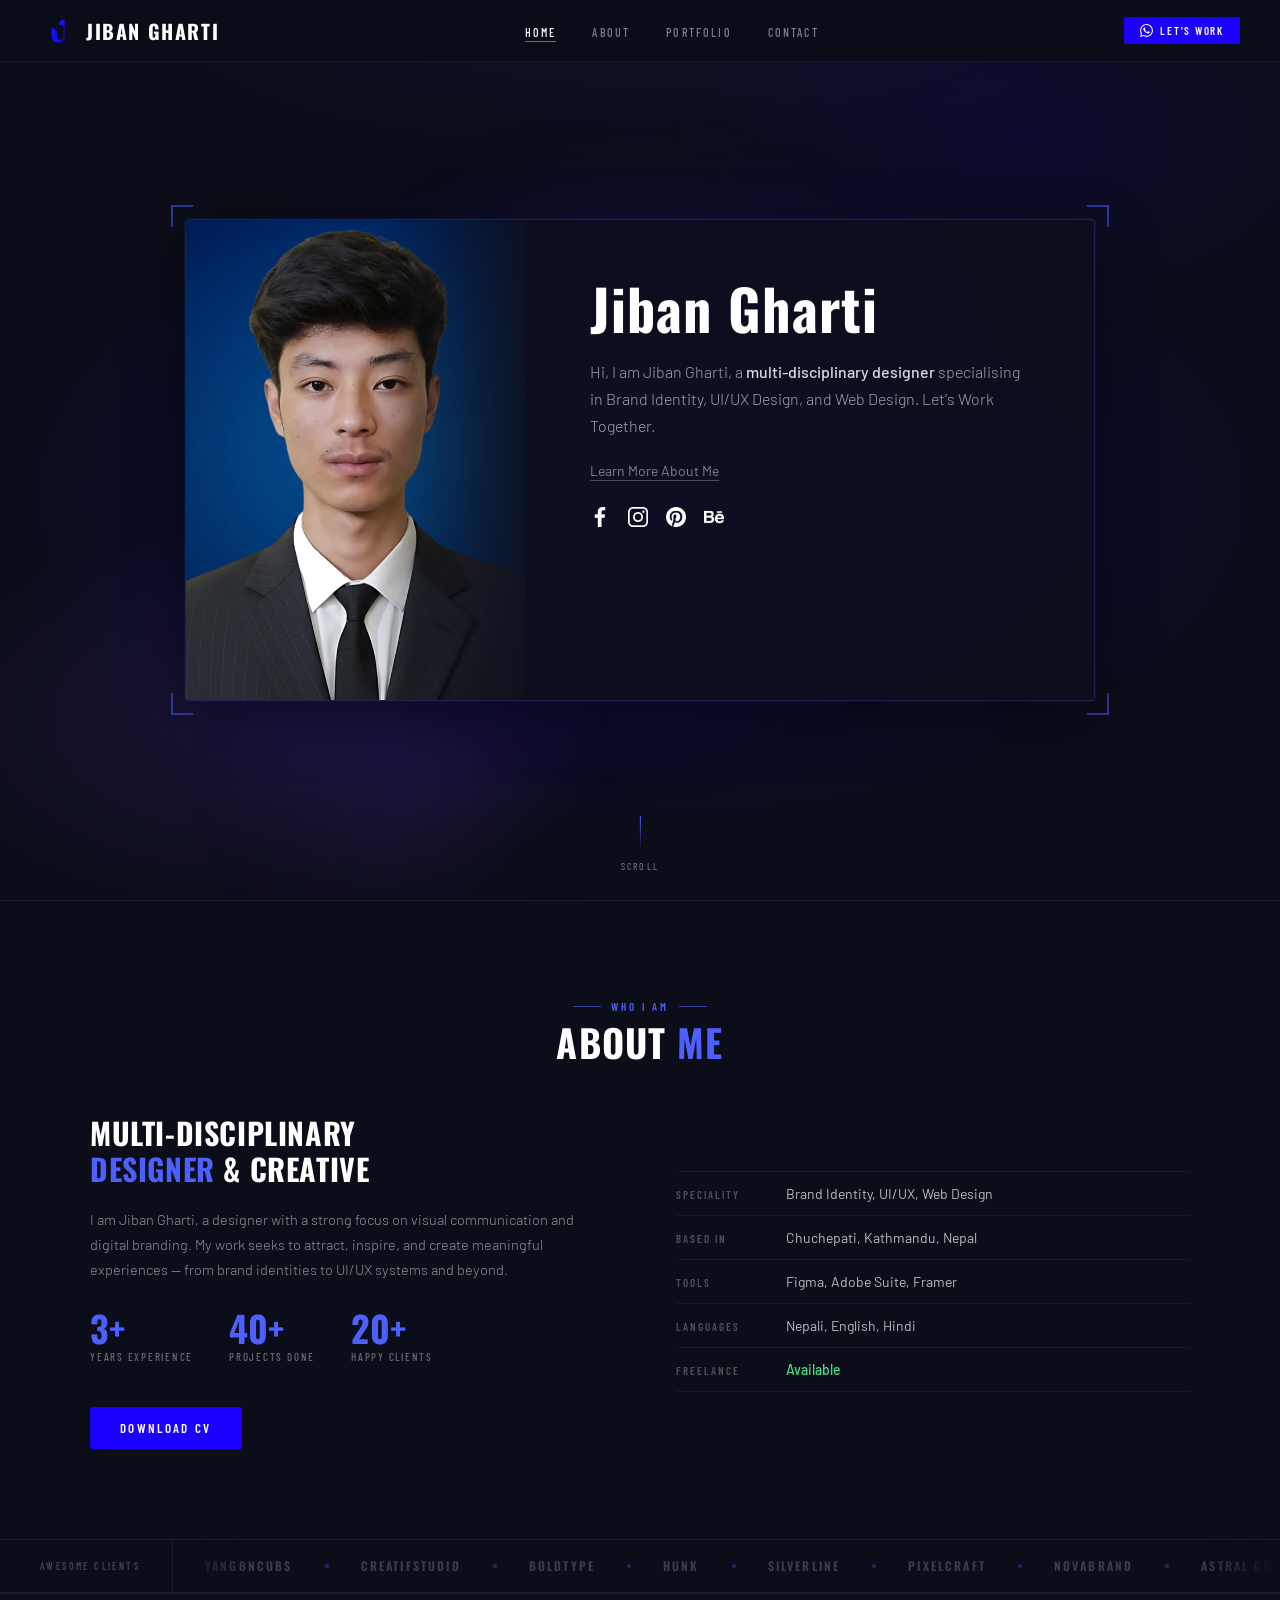
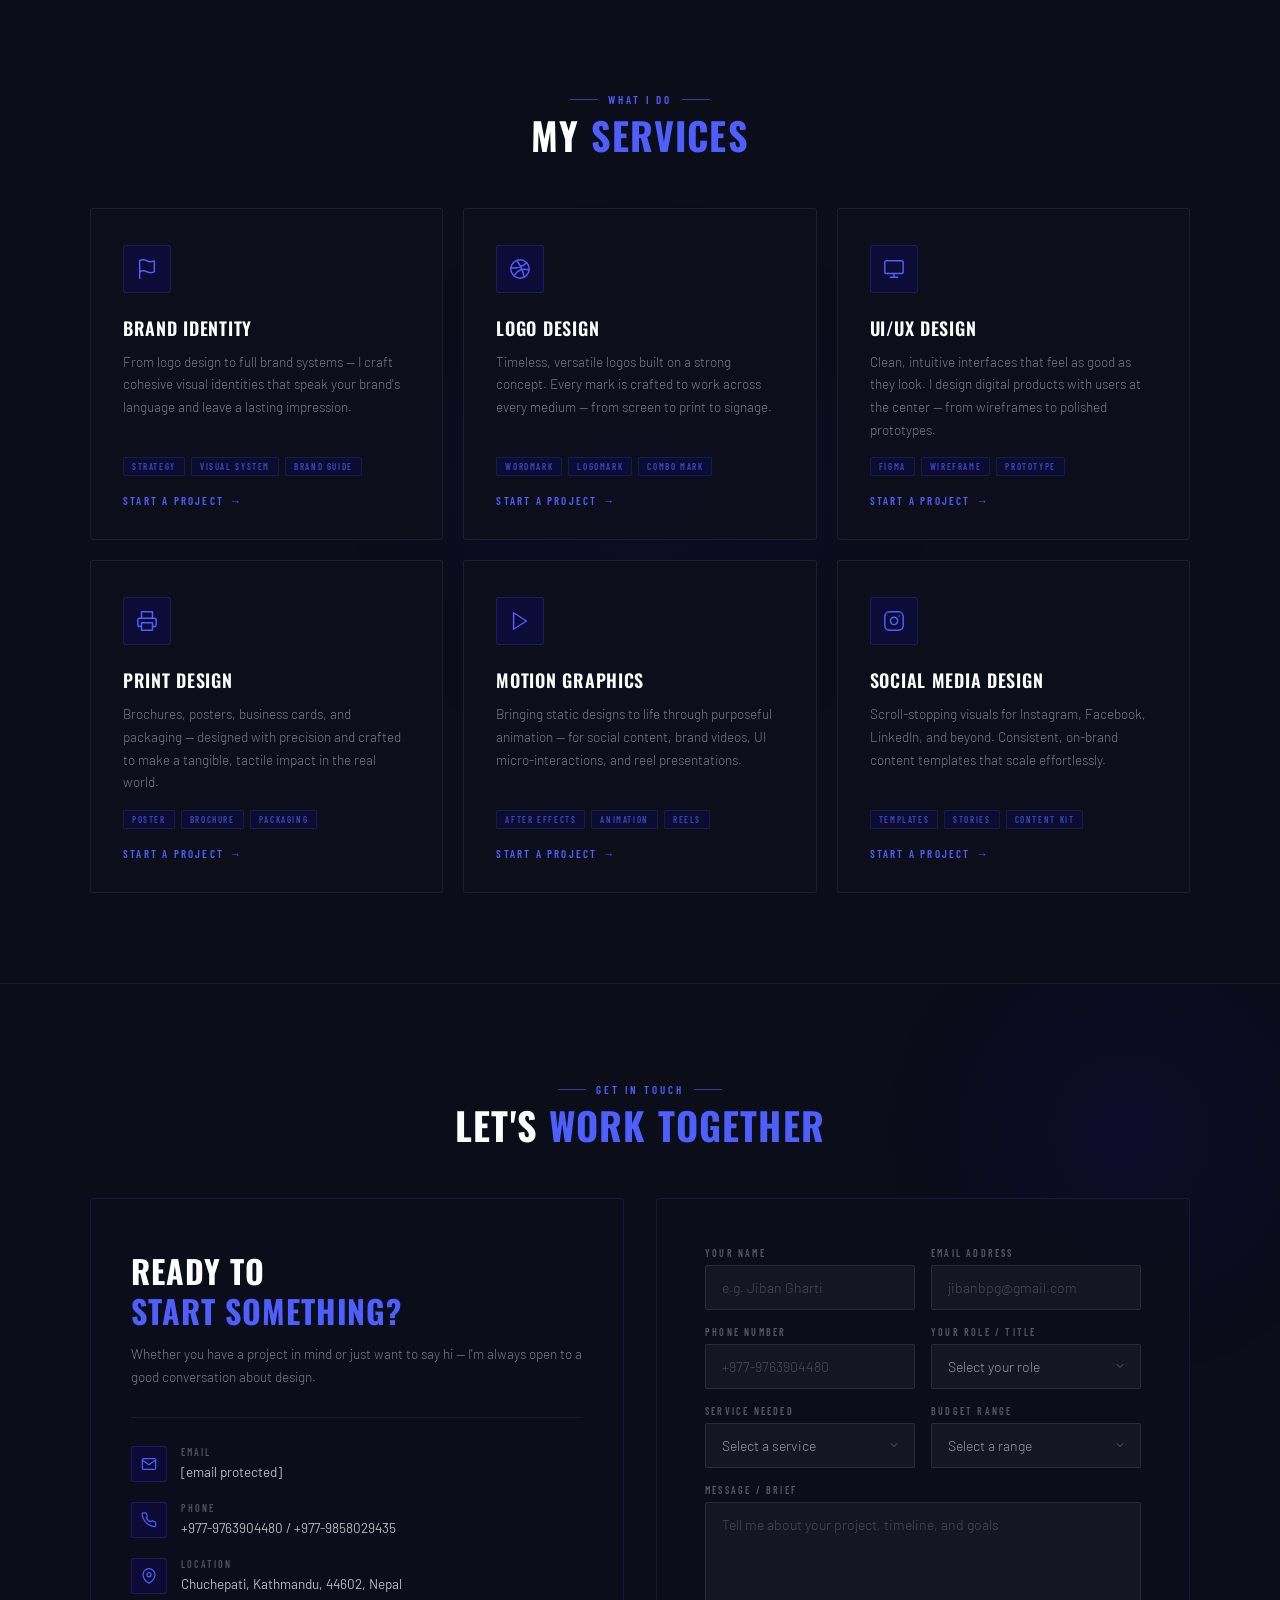
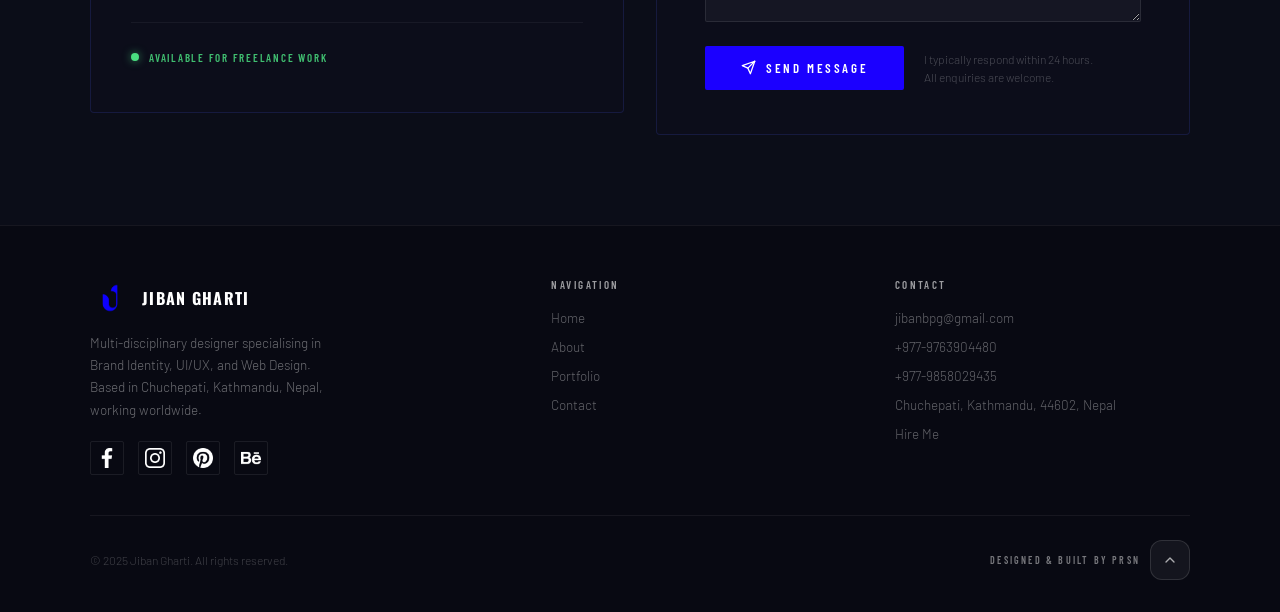
<file: index.html>
﻿<!DOCTYPE html>
<html lang="en">
<head>
<meta charset="UTF-8">
<meta name="viewport" content="width=device-width, initial-scale=1.0">
<title>index</title>
<link rel="preconnect" href="https://fonts.googleapis.com">
<link rel="preconnect" href="https://fonts.gstatic.com" crossorigin>
<link href="https://fonts.googleapis.com/css2?family=Oswald:wght@400;500;600;700&family=Barlow+Condensed:ital,wght@0,300;0,400;0,500;0,600;0,700;1,400&family=Barlow:wght@300;400;500&display=swap" rel="stylesheet">
<link rel="stylesheet" href="assets/css/style.css">
</head>
<body>

<!-- â•â•â•â• NAVBAR â•â•â•â• -->
<nav class="navbar">
  <div class="navbar__inner">
    <a href="index.html" class="navbar__logo">
      <img class="logo-img" src="assets/logos/logo.png" alt="Jiban Gharti logo"
        onerror="this.style.display='none'; this.nextElementSibling.style.display='block'" />
      <span class="logo-text">Jiban Gharti</span>
    </a>

    <ul class="navbar__links">
      <li><a href="index.html" class="active">Home</a></li>
      <li><a href="about.html">About</a></li>
      <li><a href="portfolio.html">Portfolio</a></li>
      <li><a href="#contact">Contact</a></li>
    </ul>

<a href="https://wa.me/9779858029435" target="_blank" rel="noopener" class="navbar__cta">
      <svg viewBox="0 0 24 24"><path d="M17.472 14.382c-.297-.149-1.758-.867-2.03-.967-.273-.099-.471-.148-.67.15-.197.297-.767.966-.94 1.164-.173.199-.347.223-.644.075-.297-.15-1.255-.463-2.39-1.475-.883-.788-1.48-1.761-1.653-2.059-.173-.297-.018-.458.13-.606.134-.133.298-.347.446-.52.149-.174.198-.298.298-.497.099-.198.05-.371-.025-.52-.075-.149-.669-1.612-.916-2.207-.242-.579-.487-.5-.669-.51-.173-.008-.371-.01-.57-.01-.198 0-.52.074-.792.372-.272.297-1.04 1.016-1.04 2.479 0 1.462 1.065 2.875 1.213 3.074.149.198 2.096 3.2 5.077 4.487.709.306 1.262.489 1.694.625.712.227 1.36.195 1.871.118.571-.085 1.758-.719 2.006-1.413.248-.694.248-1.289.173-1.413-.074-.124-.272-.198-.57-.347m-5.421 7.403h-.004a9.87 9.87 0 01-5.031-1.378l-.361-.214-3.741.982.998-3.648-.235-.374a9.86 9.86 0 01-1.51-5.26c.001-5.45 4.436-9.884 9.888-9.884 2.64 0 5.122 1.03 6.988 2.898a9.825 9.825 0 012.893 6.994c-.003 5.45-4.437 9.884-9.885 9.884m8.413-18.297A11.815 11.815 0 0012.05 0C5.495 0 .16 5.335.157 11.892c0 2.096.547 4.142 1.588 5.945L.057 24l6.305-1.654a11.882 11.882 0 005.683 1.448h.005c6.554 0 11.89-5.335 11.893-11.893a11.821 11.821 0 00-3.48-8.413z"/></svg>
      Let's Work
    </a>

    <button class="navbar__hamburger" id="hamburger" aria-label="Menu">
      <span></span><span></span><span></span>
    </button>
  </div>
</nav>

<!-- Mobile menu -->
<div class="navbar__mobile" id="mobileMenu">
  <a href="index.html">Home</a>
  <a href="about.html">About</a>
  <a href="portfolio.html">Portfolio</a>
  <a href="#contact">Contact</a>
  <a href="https://wa.me/9779858029435" target="_blank" rel="noopener" class="m-cta">Let's Work</a>
</div>


<!-- â•â•â•â• HERO â•â•â•â• -->
<section id="home" class="hero">
  <div class="hero__bg"></div>
  <div class="hero__glow"></div>

  <div class="card-wrap">
    <div class="bracket bracket--tl"></div>
    <div class="bracket bracket--tr"></div>
    <div class="bracket bracket--bl"></div>
    <div class="bracket bracket--br"></div>

    <div class="card">
      <div class="card__photo">
        <img src="assets/images/jivan.jpg" alt="Jiban Gharti"
          onerror="this.parentElement.style.background='linear-gradient(135deg,#0D0F1C 0%,#1B00FF22 100%)'" />
      </div>
      <div class="card__body">
        <div class="card__name">
          Jiban Gharti
        </div>
        <p class="card__bio">
          Hi, I am Jiban Gharti, a <strong>multi-disciplinary designer</strong> specialising in Brand Identity, UI/UX Design, and Web Design. Let's Work Together.
        </p>
        <a href="#about" class="card__learn">Learn More About Me</a>
        <div class="card__socials">
          <a href="https://www.facebook.com/share/1DKPAcsQst/?mibextid=wwXIfr" title="Facebook"><img src="assets/icons/facebook.png" alt="Facebook" style="width: 20px; height: 20px; object-fit: contain;"></a>
          <a href="https://www.instagram.com/zjban_?igsh=aGQ1bXYwdW5xeWZl&utm_source=qr" title="Instagram"><img src="assets/icons/instagram.png" alt="Instagram" style="width: 20px; height: 20px; object-fit: contain;"></a>
          <a href="https://pin.it/7tyFkDetD" title="Pinterest"><img src="assets/icons/pinterest.png" alt="Pinterest" style="width: 20px; height: 20px; object-fit: contain;"></a>
          <a href="https://www.behance.net/grandsketchdesigner" title="Behance"><img src="assets/icons/behance.png" alt="Behance" style="width: 20px; height: 20px; object-fit: contain;"></a>
        </div>
      </div>
    </div>
  </div>

  <div class="scroll-hint">
    <div class="scroll-hint__line"></div>
    <span>Scroll</span>
  </div>
</section>


<!-- â•â•â•â• ABOUT â•â•â•â• -->
<section id="about" class="about-wrap">
  <div class="about-inner-max">
    <div class="section-header reveal">
      <div class="section-label">Who I Am</div>
      <h2 class="section-title">About <span>Me</span></h2>
    </div>
    <div class="about__inner">
      <div class="about__left reveal reveal--left">
        <h3 class="about__tagline">Multi-disciplinary<br><span>Designer</span> &amp; Creative</h3>
        <p class="about__desc">I am Jiban Gharti, a designer with a strong focus on visual communication and digital branding. My work seeks to attract, inspire, and create meaningful experiences &mdash; from brand identities to UI/UX systems and beyond.</p>
        <div class="about__stats">
          <div><div class="about__stat-num">3+</div><div class="about__stat-label">Years Experience</div></div>
          <div><div class="about__stat-num">40+</div><div class="about__stat-label">Projects Done</div></div>
          <div><div class="about__stat-num">20+</div><div class="about__stat-label">Happy Clients</div></div>
        </div>
        <a href="assets/images/CV.jpeg" download class="about__cta">Download CV</a>
      </div>
      <div class="about__right reveal reveal--right">
        <div class="about__info-row"><span class="about__info-key">Speciality</span><span class="about__info-val">Brand Identity, UI/UX, Web Design</span></div>
        <div class="about__info-row"><span class="about__info-key">Based In</span><span class="about__info-val">Chuchepati, Kathmandu, Nepal</span></div>
        <div class="about__info-row"><span class="about__info-key">Tools</span><span class="about__info-val">Figma, Adobe Suite, Framer</span></div>
        <div class="about__info-row"><span class="about__info-key">Languages</span><span class="about__info-val">Nepali, English, Hindi</span></div>
        <div class="about__info-row"><span class="about__info-key">Freelance</span><span class="about__info-val available">Available</span></div>
      </div>
    </div>
  </div>
</section>


<!-- â•â•â•â• CLIENTS â•â•â•â• -->
<section class="clients">
  <h2 class="clients-title">Awesome Clients</h2>
  <div class="clients-strip">
    <div class="clients-track">
      <span class="client-name">YangBnCubs</span><span class="client-sep"></span>
      <span class="client-name">CreatifStudio</span><span class="client-sep"></span>
      <span class="client-name">BoldType</span><span class="client-sep"></span>
      <span class="client-name">HUNK</span><span class="client-sep"></span>
      <span class="client-name">SilverLine</span><span class="client-sep"></span>
      <span class="client-name">PixelCraft</span><span class="client-sep"></span>
      <span class="client-name">NovaBrand</span><span class="client-sep"></span>
      <span class="client-name">Astral Co</span><span class="client-sep"></span>
      <span class="client-name">Vertex Labs</span><span class="client-sep"></span>
      <span class="client-name">Momentum</span><span class="client-sep"></span>
      <span class="client-name">YangBnCubs</span><span class="client-sep"></span>
      <span class="client-name">CreatifStudio</span><span class="client-sep"></span>
      <span class="client-name">BoldType</span><span class="client-sep"></span>
      <span class="client-name">HUNK</span><span class="client-sep"></span>
      <span class="client-name">SilverLine</span><span class="client-sep"></span>
      <span class="client-name">PixelCraft</span><span class="client-sep"></span>
      <span class="client-name">NovaBrand</span><span class="client-sep"></span>
      <span class="client-name">Astral Co</span><span class="client-sep"></span>
      <span class="client-name">Vertex Labs</span><span class="client-sep"></span>
      <span class="client-name">Momentum</span><span class="client-sep"></span>
    </div>
  </div>
</section>


<!-- â•â•â•â• SERVICES â•â•â•â• -->
<section id="services" class="services">
  <div class="services-max">
    <div class="section-header reveal">
      <div class="section-label">What I Do</div>
      <h2 class="section-title">My <span>Services</span></h2>
    </div>

    <div class="services-grid reveal-stagger">

      <!-- 1 Brand Identity -->
      <div class="svc-card reveal reveal--scale">
        <div class="svc-icon">
          <svg viewBox="0 0 24 24" fill="none" stroke="currentColor" stroke-width="1.6" stroke-linecap="round" stroke-linejoin="round">
            <path d="M4 15s1-1 4-1 5 2 8 2 4-1 4-1V3s-1 1-4 1-5-2-8-2-4 1-4 1z"/><line x1="4" y1="22" x2="4" y2="15"/>
          </svg>
        </div>
        <div class="svc-name">Brand Identity</div>
        <p class="svc-desc">From logo design to full brand systems &mdash; I craft cohesive visual identities that speak your brand's language and leave a lasting impression.</p>
        <div class="svc-tags">
          <span class="svc-tag">Strategy</span>
          <span class="svc-tag">Visual System</span>
          <span class="svc-tag">Brand Guide</span>
        </div>
        <a href="#contact" class="svc-link">Start a Project</a>
      </div>

      <!-- 2 Logo Design -->
      <div class="svc-card reveal reveal--scale">
        <div class="svc-icon">
          <svg viewBox="0 0 24 24" fill="none" stroke="currentColor" stroke-width="1.6" stroke-linecap="round" stroke-linejoin="round">
            <circle cx="12" cy="12" r="10"/><path d="M8.56 2.75c4.37 6.03 6.02 9.42 8.03 17.72m2.54-15.38c-3.72 4.35-8.94 5.66-16.88 5.85m19.5 1.9c-3.5-.93-6.63-.82-8.94 0-2.58.92-5.01 2.86-7.44 6.32"/>
          </svg>
        </div>
        <div class="svc-name">Logo Design</div>
        <p class="svc-desc">Timeless, versatile logos built on a strong concept. Every mark is crafted to work across every medium &mdash; from screen to print to signage.</p>
        <div class="svc-tags">
          <span class="svc-tag">Wordmark</span>
          <span class="svc-tag">Logomark</span>
          <span class="svc-tag">Combo Mark</span>
        </div>
        <a href="#contact" class="svc-link">Start a Project</a>
      </div>

      <!-- 3 UI/UX -->
      <div class="svc-card reveal reveal--scale">
        <div class="svc-icon">
          <svg viewBox="0 0 24 24" fill="none" stroke="currentColor" stroke-width="1.6" stroke-linecap="round" stroke-linejoin="round">
            <rect x="2" y="3" width="20" height="14" rx="2"/><path d="M8 21h8m-4-4v4"/>
          </svg>
        </div>
        <div class="svc-name">UI/UX Design</div>
        <p class="svc-desc">Clean, intuitive interfaces that feel as good as they look. I design digital products with users at the center &mdash; from wireframes to polished prototypes.</p>
        <div class="svc-tags">
          <span class="svc-tag">Figma</span>
          <span class="svc-tag">Wireframe</span>
          <span class="svc-tag">Prototype</span>
        </div>
        <a href="#contact" class="svc-link">Start a Project</a>
      </div>

      <!-- 4 Print -->
      <div class="svc-card reveal reveal--scale">
        <div class="svc-icon">
          <svg viewBox="0 0 24 24" fill="none" stroke="currentColor" stroke-width="1.6" stroke-linecap="round" stroke-linejoin="round">
            <polyline points="6 9 6 2 18 2 18 9"/><path d="M6 18H4a2 2 0 0 1-2-2v-5a2 2 0 0 1 2-2h16a2 2 0 0 1 2 2v5a2 2 0 0 1-2 2h-2"/><rect x="6" y="14" width="12" height="8"/>
          </svg>
        </div>
        <div class="svc-name">Print Design</div>
        <p class="svc-desc">Brochures, posters, business cards, and packaging &mdash; designed with precision and crafted to make a tangible, tactile impact in the real world.</p>
        <div class="svc-tags">
          <span class="svc-tag">Poster</span>
          <span class="svc-tag">Brochure</span>
          <span class="svc-tag">Packaging</span>
        </div>
        <a href="#contact" class="svc-link">Start a Project</a>
      </div>

      <!-- 5 Motion -->
      <div class="svc-card reveal reveal--scale">
        <div class="svc-icon">
          <svg viewBox="0 0 24 24" fill="none" stroke="currentColor" stroke-width="1.6" stroke-linecap="round" stroke-linejoin="round">
            <polygon points="5 3 19 12 5 21 5 3"/>
          </svg>
        </div>
        <div class="svc-name">Motion Graphics</div>
        <p class="svc-desc">Bringing static designs to life through purposeful animation &mdash; for social content, brand videos, UI micro-interactions, and reel presentations.</p>
        <div class="svc-tags">
          <span class="svc-tag">After Effects</span>
          <span class="svc-tag">Animation</span>
          <span class="svc-tag">Reels</span>
        </div>
        <a href="#contact" class="svc-link">Start a Project</a>
      </div>

      <!-- 6 Social Media -->
      <div class="svc-card reveal reveal--scale">
        <div class="svc-icon">
          <svg viewBox="0 0 24 24" fill="none" stroke="currentColor" stroke-width="1.6" stroke-linecap="round" stroke-linejoin="round">
            <rect x="2" y="2" width="20" height="20" rx="5"/><path d="M16 11.37A4 4 0 1 1 12.63 8 4 4 0 0 1 16 11.37z"/><line x1="17.5" y1="6.5" x2="17.51" y2="6.5"/>
          </svg>
        </div>
        <div class="svc-name">Social Media Design</div>
        <p class="svc-desc">Scroll-stopping visuals for Instagram, Facebook, LinkedIn, and beyond. Consistent, on-brand content templates that scale effortlessly.</p>
        <div class="svc-tags">
          <span class="svc-tag">Templates</span>
          <span class="svc-tag">Stories</span>
          <span class="svc-tag">Content Kit</span>
        </div>
        <a href="#contact" class="svc-link">Start a Project</a>
      </div>

    </div>
  </div>
</section>



<!-- â•â•â•â• CONTACT â•â•â•â• -->
<section id="contact" class="contact">
  <div class="contact-max">
    <div class="section-header reveal">
      <div class="section-label">Get In Touch</div>
      <h2 class="section-title">Let's <span>Work Together</span></h2>
    </div>

    <div class="contact-layout">

      <!-- LEFT: Info panel -->
      <div class="contact-info reveal reveal--left">
        <div>
          <div class="contact-info-title">Ready to<br><span>Start Something?</span></div>
        </div>
        <p class="contact-info-desc">Whether you have a project in mind or just want to say hi &mdash; I'm always open to a good conversation about design.</p>

        <div class="contact-info-divider"></div>

        <div class="contact-details">
          <div class="contact-detail-item">
            <div class="contact-detail-icon">
              <svg viewBox="0 0 24 24"><path d="M4 4h16c1.1 0 2 .9 2 2v12c0 1.1-.9 2-2 2H4c-1.1 0-2-.9-2-2V6c0-1.1.9-2 2-2z"/><polyline points="22,6 12,13 2,6"/></svg>
            </div>
            <div>
              <span class="contact-detail-label">Email</span>
              <span class="contact-detail-val"><a href="/cdn-cgi/l/email-protection#d7bfb2bbbbb897bdbea1b6b9bcb6a5bcbef9b4b8ba"><span class="__cf_email__" data-cfemail="caa2afa6a6a58aa0a3bcaba4a1abb8a1a3e4a9a5a7">[email&#160;protected]</span></a></span>
            </div>
          </div>
          <div class="contact-detail-item">
            <div class="contact-detail-icon">
              <svg viewBox="0 0 24 24"><path d="M22 16.92v3a2 2 0 0 1-2.18 2 19.79 19.79 0 0 1-8.63-3.07A19.5 19.5 0 0 1 4.69 12 19.79 19.79 0 0 1 1.61 3.4 2 2 0 0 1 3.59 1.22h3a2 2 0 0 1 2 1.72c.127.96.361 1.903.7 2.81a2 2 0 0 1-.45 2.11L7.91 8.77a16 16 0 0 0 6 6l.92-.92a2 2 0 0 1 2.11-.45c.907.339 1.85.573 2.81.7A2 2 0 0 1 21.73 16z"/></svg>
            </div>
            <div>
              <span class="contact-detail-label">Phone</span>
              <span class="contact-detail-val">+977-9763904480 / +977-9858029435</span>
            </div>
          </div>
          <div class="contact-detail-item">
            <div class="contact-detail-icon">
              <svg viewBox="0 0 24 24"><path d="M21 10c0 7-9 13-9 13s-9-6-9-13a9 9 0 0 1 18 0z"/><circle cx="12" cy="10" r="3"/></svg>
            </div>
            <div>
              <span class="contact-detail-label">Location</span>
              <span class="contact-detail-val">Chuchepati, Kathmandu, 44602, Nepal</span>
            </div>
          </div>
        </div>

        <div class="contact-info-divider"></div>

        <div class="contact-avail">
          <span class="contact-avail-dot"></span>
          <span class="contact-avail-text">Available for freelance work</span>
        </div>

      </div>

      <!-- RIGHT: Form -->
      <div class="contact-form-wrap reveal reveal--right">
        <form action="https://formspree.io/f/YOUR_FORM_ID" method="POST">
          <div class="form-grid">
            <div class="form-group">
              <label class="form-label">Your Name</label>
              <input class="form-input" type="text" name="name" placeholder="e.g. Jiban Gharti" required />
            </div>
            <div class="form-group">
              <label class="form-label">Email Address</label>
              <input class="form-input" type="email" name="email" placeholder="jibanbpg@gmail.com" required />
            </div>
            <div class="form-group">
              <label class="form-label">Phone Number</label>
              <input class="form-input" type="tel" name="phone" placeholder="+977-9763904480" />
            </div>
            <div class="form-group">
              <label class="form-label">Your Role / Title</label>
              <select class="form-select" name="role">
                <option value="" disabled selected>Select your role</option>
                <option>Business Owner</option>
                <option>Startup Founder</option>
                <option>Marketing Manager</option>
                <option>Creative Director</option>
                <option>Film Director</option>
                <option>Other</option>
              </select>
            </div>
          </div>

          <div class="form-row-bottom">
            <div class="form-group">
              <label class="form-label">Service Needed</label>
              <select class="form-select" name="service">
                <option value="" disabled selected>Select a service</option>
                <option>Brand Identity</option>
                <option>Logo Design</option>
                <option>UI/UX Design</option>
                <option>Print Design</option>
                <option>Motion Graphics</option>
                <option>Social Media Design</option>
                <option>Other / Multiple</option>
              </select>
            </div>
            <div class="form-group">
              <label class="form-label">Budget Range</label>
              <select class="form-select" name="budget">
                <option value="" disabled selected>Select a range</option>
                <option>Under NPR 20,000</option>
                <option>NPR 20,000 &ndash; 50,000</option>
                <option>NPR 50,000 &ndash; 1,00,000</option>
                <option>NPR 1,00,000+</option>
                <option>Let's Discuss</option>
              </select>
            </div>
          </div>

          <div class="form-group" style="margin-top:16px;">
            <label class="form-label">Message / Brief</label>
            <textarea class="form-textarea" name="message" placeholder="Tell me about your project, timeline, and goals" required></textarea>
          </div>

          <div class="form-submit-row">
            <button class="form-submit" type="submit">
              <svg style="width:15px;height:15px;fill:none;stroke:#fff;stroke-width:2;stroke-linecap:round;stroke-linejoin:round;flex-shrink:0" viewBox="0 0 24 24"><line x1="22" y1="2" x2="11" y2="13"/><polygon points="22 2 15 22 11 13 2 9 22 2"/></svg>
              Send Message
            </button>
            <p class="form-note">I typically respond within 24 hours.<br>All enquiries are welcome.</p>
          </div>
        </form>
      </div>

    </div>
  </div>
</section>


<!-- â•â•â•â• FOOTER â•â•â•â• -->
<footer class="footer">
  <div class="footer-max">
    <div class="footer-top">
      <!-- Brand col -->
      <div class="footer-brand">
        <div class="footer-logo-wrapper">
          <img class="footer-logo" src="assets/logos/logo.png" alt="Jiban Gharti logo"
            onerror="this.style.display='none'; this.nextElementSibling.style.display='block'" />
          <span>Jiban Gharti</span>
        </div>
        <p class="footer-tagline">Multi-disciplinary designer specialising in Brand Identity, UI/UX, and Web Design. Based in Chuchepati, Kathmandu, Nepal, working worldwide.</p>
        <div class="footer-socials">
          <a href="https://www.facebook.com/share/1DKPAcsQst/?mibextid=wwXIfr" title="Facebook"><img src="assets/icons/facebook.png" alt="Facebook" style="width: 20px; height: 20px; object-fit: contain;"></a>
          <a href="https://www.instagram.com/zjban_?igsh=aGQ1bXYwdW5xeWZl&utm_source=qr" title="Instagram"><img src="assets/icons/instagram.png" alt="Instagram" style="width: 20px; height: 20px; object-fit: contain;"></a>
          <a href="https://pin.it/7tyFkDetD" title="Pinterest"><img src="assets/icons/pinterest.png" alt="Pinterest" style="width: 20px; height: 20px; object-fit: contain;"></a>
          <a href="https://www.behance.net/grandsketchdesigner" title="Behance"><img src="assets/icons/behance.png" alt="Behance" style="width: 20px; height: 20px; object-fit: contain;"></a>
        </div>
      </div>

      <!-- Nav col -->
      <div class="footer-col">
        <p class="footer-col-title">Navigation</p>
        <ul>
          <li><a href="index.html">Home</a></li>
          <li><a href="about.html">About</a></li>
          <li><a href="portfolio.html">Portfolio</a></li>
          <li><a href="#contact">Contact</a></li>
        </ul>
      </div>

      <!-- Contact col -->
      <div class="footer-col">
        <p class="footer-col-title">Contact</p>
        <ul>
          <li><a href="mailto:jibanbpg@gmail.com">jibanbpg@gmail.com</a></li>
          <li><a href="tel:+9779763904480">+977-9763904480</a></li>
          <li><a href="tel:+9779858029435">+977-9858029435</a></li>
          <li><a href="#">Chuchepati, Kathmandu, 44602, Nepal</a></li>
          <li><a href="#contact">Hire Me</a></li>
        </ul>
      </div>
    </div>

    <div class="footer-bottom">
      <p class="footer-copy">© 2025 Jiban Gharti. All rights reserved.</p>
      <div class="footer-right">
        <p class="footer-credit">Designed &amp; Built by <a href="https://mukeshkarki.com.np">PRSN</a></p>
        <button class="footer-back-top" type="button" aria-label="Scroll to top" onclick="window.scrollTo({top:0,behavior:'smooth'})">
          <svg viewBox="0 0 24 24" aria-hidden="true"><polyline points="18 15 12 9 6 15"/></svg>
        </button>
      </div>
    </div>
  </div>
</footer>

<script src="assets/js/main.js"></script>
</body>
</html>
</file>
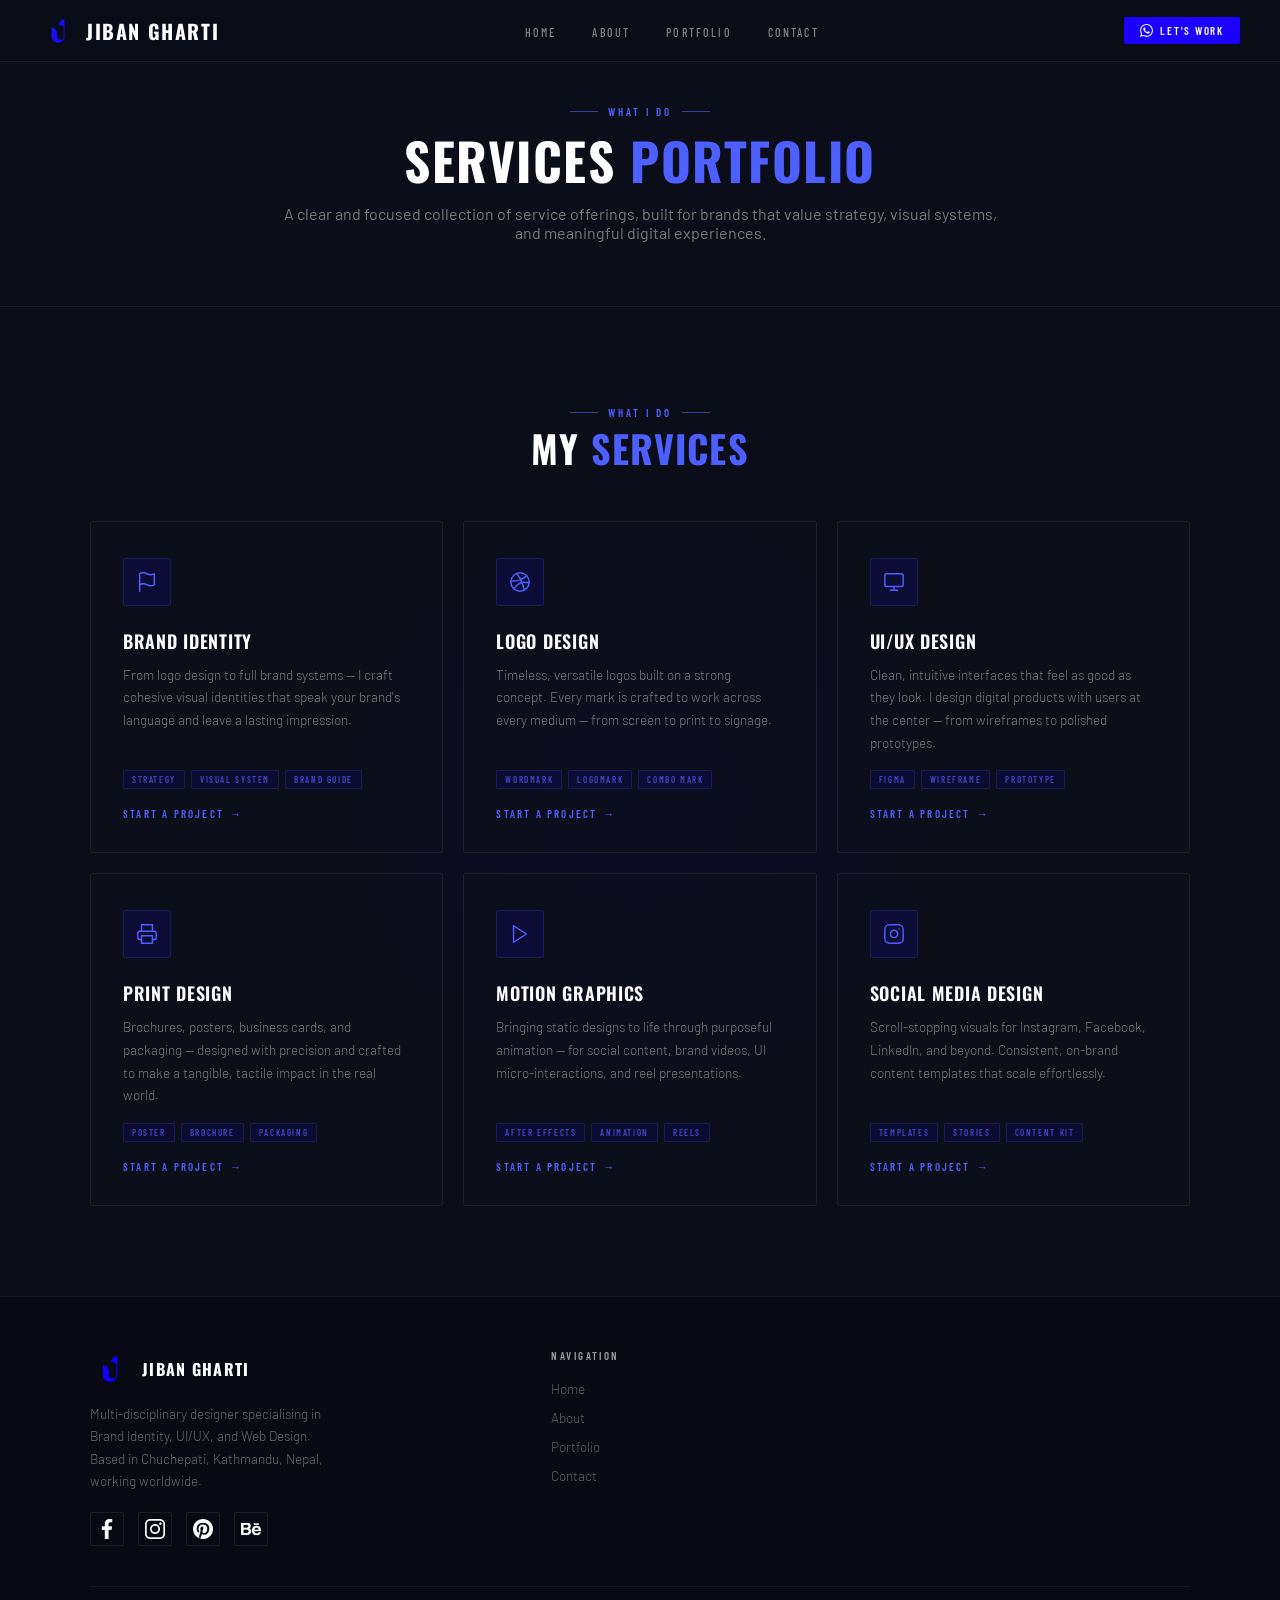
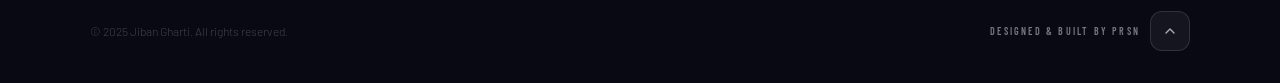
<file: services.html>
<!DOCTYPE html>
<html lang="en">
<head>
<meta charset="UTF-8">
<meta name="viewport" content="width=device-width, initial-scale=1.0">
<title>services</title>
<link rel="preconnect" href="https://fonts.googleapis.com">
<link rel="preconnect" href="https://fonts.gstatic.com" crossorigin>
<link href="https://fonts.googleapis.com/css2?family=Oswald:wght@400;500;600;700&family=Barlow+Condensed:ital,wght@0,300;0,400;0,500;0,600;0,700;1,400&family=Barlow:wght@300;400;500&display=swap" rel="stylesheet">
<link rel="stylesheet" href="assets/css/style.css">
<link rel="stylesheet" href="assets/css/services.css">
</head>
<body>

<nav class="navbar">
  <div class="navbar__inner">
    <a href="index.html" class="navbar__logo">
      <img class="logo-img" src="assets/logos/logo.png" alt="Jiban Gharti logo" onerror="this.style.display='none'; this.nextElementSibling.style.display='block'" />
      <span class="logo-text">Jiban Gharti</span>
    </a>

    <ul class="navbar__links">
      <li><a href="index.html">Home</a></li>
      <li><a href="about.html">About</a></li>
      <li><a href="portfolio.html">Portfolio</a></li>
      <li><a href="index.html#contact">Contact</a></li>
    </ul>

    <a href="https://wa.me/9779858029435" target="_blank" rel="noopener" class="navbar__cta">
      <svg viewBox="0 0 24 24"><path d="M17.472 14.382c-.297-.149-1.758-.867-2.03-.967-.273-.099-.471-.148-.67.15-.197.297-.767.966-.94 1.164-.173.199-.347.223-.644.075-.297-.15-1.255-.463-2.39-1.475-.883-.788-1.48-1.761-1.653-2.059-.173-.297-.018-.458.13-.606.134-.133.298-.347.446-.52.149-.174.198-.298.298-.497.099-.198.05-.371-.025-.52-.075-.149-.669-1.612-.916-2.207-.242-.579-.487-.5-.669-.51-.173-.008-.371-.01-.57-.01-.198 0-.52.074-.792.372-.272.297-1.04 1.016-1.04 2.479 0 1.462 1.065 2.875 1.213 3.074.149.198 2.096 3.2 5.077 4.487.709.306 1.262.489 1.694.625.712.227 1.36.195 1.871.118.571-.085 1.758-.719 2.006-1.413.248-.694.248-1.289.173-1.413-.074-.124-.272-.198-.57-.347m-5.421 7.403h-.004a9.87 9.87 0 01-5.031-1.378l-.361-.214-3.741.982.998-3.648-.235-.374a9.86 9.86 0 01-1.51-5.26c.001-5.45 4.436-9.884 9.888-9.884 2.64 0 5.122 1.03 6.988 2.898a9.825 9.825 0 012.893 6.994c-.003 5.45-4.437 9.884-9.885 9.884m8.413-18.297A11.815 11.815 0 0012.05 0C5.495 0 .16 5.335.157 11.892c0 2.096.547 4.142 1.588 5.945L.057 24l6.305-1.654a11.882 11.882 0 005.683 1.448h.005c6.554 0 11.89-5.335 11.893-11.893a11.821 11.821 0 00-3.48-8.413z"/></svg>
      Let's Work
    </a>

    <button class="navbar__hamburger" id="hamburger" aria-label="Menu">
      <span></span><span></span><span></span>
    </button>
  </div>
</nav>

<div class="navbar__mobile" id="mobileMenu">
  <a href="index.html">Home</a>
  <a href="about.html">About</a>
  <a href="portfolio.html">Portfolio</a>
  <a href="index.html#contact">Contact</a>
  <a href="https://wa.me/9779858029435" target="_blank" rel="noopener" class="m-cta">Let's Work</a>
</div>

<section class="services-hero">
  <div class="services-hero__inner">
    <div class="section-label">What I Do</div>
    <h1 class="section-title">Services <span>Portfolio</span></h1>
    <p class="section-description">A clear and focused collection of service offerings, built for brands that value strategy, visual systems, and meaningful digital experiences.</p>
  </div>
</section>

<section id="services" class="services">
  <div class="services-max">
    <div class="section-header reveal">
      <div class="section-label">What I Do</div>
      <h2 class="section-title">My <span>Services</span></h2>
    </div>

    <div class="services-grid reveal-stagger">
      <div class="svc-card reveal reveal--scale">
        <div class="svc-icon">
          <svg viewBox="0 0 24 24" fill="none" stroke="currentColor" stroke-width="1.6" stroke-linecap="round" stroke-linejoin="round">
            <path d="M4 15s1-1 4-1 5 2 8 2 4-1 4-1V3s-1 1-4 1-5-2-8-2-4 1-4 1z"/><line x1="4" y1="22" x2="4" y2="15"/>
          </svg>
        </div>
        <div class="svc-name">Brand Identity</div>
        <p class="svc-desc">From logo design to full brand systems — I craft cohesive visual identities that speak your brand's language and leave a lasting impression.</p>
        <div class="svc-tags">
          <span class="svc-tag">Strategy</span>
          <span class="svc-tag">Visual System</span>
          <span class="svc-tag">Brand Guide</span>
        </div>
        <a href="index.html#contact" class="svc-link">Start a Project</a>
      </div>
      <div class="svc-card reveal reveal--scale">
        <div class="svc-icon">
          <svg viewBox="0 0 24 24" fill="none" stroke="currentColor" stroke-width="1.6" stroke-linecap="round" stroke-linejoin="round">
            <circle cx="12" cy="12" r="10"/><path d="M8.56 2.75c4.37 6.03 6.02 9.42 8.03 17.72m2.54-15.38c-3.72 4.35-8.94 5.66-16.88 5.85m19.5 1.9c-3.5-.93-6.63-.82-8.94 0-2.58.92-5.01 2.86-7.44 6.32"/>
          </svg>
        </div>
        <div class="svc-name">Logo Design</div>
        <p class="svc-desc">Timeless, versatile logos built on a strong concept. Every mark is crafted to work across every medium — from screen to print to signage.</p>
        <div class="svc-tags">
          <span class="svc-tag">Wordmark</span>
          <span class="svc-tag">Logomark</span>
          <span class="svc-tag">Combo Mark</span>
        </div>
        <a href="index.html#contact" class="svc-link">Start a Project</a>
      </div>
      <div class="svc-card reveal reveal--scale">
        <div class="svc-icon">
          <svg viewBox="0 0 24 24" fill="none" stroke="currentColor" stroke-width="1.6" stroke-linecap="round" stroke-linejoin="round">
            <rect x="2" y="3" width="20" height="14" rx="2"/><path d="M8 21h8m-4-4v4"/>
          </svg>
        </div>
        <div class="svc-name">UI/UX Design</div>
        <p class="svc-desc">Clean, intuitive interfaces that feel as good as they look. I design digital products with users at the center — from wireframes to polished prototypes.</p>
        <div class="svc-tags">
          <span class="svc-tag">Figma</span>
          <span class="svc-tag">Wireframe</span>
          <span class="svc-tag">Prototype</span>
        </div>
        <a href="index.html#contact" class="svc-link">Start a Project</a>
      </div>
      <div class="svc-card reveal reveal--scale">
        <div class="svc-icon">
          <svg viewBox="0 0 24 24" fill="none" stroke="currentColor" stroke-width="1.6" stroke-linecap="round" stroke-linejoin="round">
            <polyline points="6 9 6 2 18 2 18 9"/><path d="M6 18H4a2 2 0 0 1-2-2v-5a2 2 0 0 1 2-2h16a2 2 0 0 1 2 2v5a2 2 0 0 1-2 2h-2"/><rect x="6" y="14" width="12" height="8"/>
          </svg>
        </div>
        <div class="svc-name">Print Design</div>
        <p class="svc-desc">Brochures, posters, business cards, and packaging — designed with precision and crafted to make a tangible, tactile impact in the real world.</p>
        <div class="svc-tags">
          <span class="svc-tag">Poster</span>
          <span class="svc-tag">Brochure</span>
          <span class="svc-tag">Packaging</span>
        </div>
        <a href="index.html#contact" class="svc-link">Start a Project</a>
      </div>
      <div class="svc-card reveal reveal--scale">
        <div class="svc-icon">
          <svg viewBox="0 0 24 24" fill="none" stroke="currentColor" stroke-width="1.6" stroke-linecap="round" stroke-linejoin="round">
            <polygon points="5 3 19 12 5 21 5 3"/>
          </svg>
        </div>
        <div class="svc-name">Motion Graphics</div>
        <p class="svc-desc">Bringing static designs to life through purposeful animation — for social content, brand videos, UI micro-interactions, and reel presentations.</p>
        <div class="svc-tags">
          <span class="svc-tag">After Effects</span>
          <span class="svc-tag">Animation</span>
          <span class="svc-tag">Reels</span>
        </div>
        <a href="index.html#contact" class="svc-link">Start a Project</a>
      </div>
      <div class="svc-card reveal reveal--scale">
        <div class="svc-icon">
          <svg viewBox="0 0 24 24" fill="none" stroke="currentColor" stroke-width="1.6" stroke-linecap="round" stroke-linejoin="round">
            <rect x="2" y="2" width="20" height="20" rx="5"/><path d="M16 11.37A4 4 0 1 1 12.63 8 4 4 0 0 1 16 11.37z"/><line x1="17.5" y1="6.5" x2="17.51" y2="6.5"/>
          </svg>
        </div>
        <div class="svc-name">Social Media Design</div>
        <p class="svc-desc">Scroll-stopping visuals for Instagram, Facebook, LinkedIn, and beyond. Consistent, on-brand content templates that scale effortlessly.</p>
        <div class="svc-tags">
          <span class="svc-tag">Templates</span>
          <span class="svc-tag">Stories</span>
          <span class="svc-tag">Content Kit</span>
        </div>
        <a href="index.html#contact" class="svc-link">Start a Project</a>
      </div>
    </div>
  </div>
</section>

<footer class="footer">
  <div class="footer-max">
    <div class="footer-top">
      <div class="footer-brand">
        <div class="footer-logo-wrapper">
          <img class="footer-logo" src="assets/logos/logo.png" alt="Jiban Gharti logo" onerror="this.style.display='none'; this.nextElementSibling.style.display='block'" />
          <span>Jiban Gharti</span>
        </div>
        <p class="footer-tagline">Multi-disciplinary designer specialising in Brand Identity, UI/UX, and Web Design. Based in Chuchepati, Kathmandu, Nepal, working worldwide.</p>
        <div class="footer-socials">
          <a href="https://www.facebook.com/share/1DKPAcsQst/?mibextid=wwXIfr" title="Facebook"><img src="assets/icons/facebook.png" alt="Facebook" style="width: 20px; height: 20px; object-fit: contain;"></a>
          <a href="https://www.instagram.com/zjban_?igsh=aGQ1bXYwdW5xeWZl&utm_source=qr" title="Instagram"><img src="assets/icons/instagram.png" alt="Instagram" style="width: 20px; height: 20px; object-fit: contain;"></a>
          <a href="https://pin.it/7tyFkDetD" title="Pinterest"><img src="assets/icons/pinterest.png" alt="Pinterest" style="width: 20px; height: 20px; object-fit: contain;"></a>
          <a href="https://www.behance.net/grandsketchdesigner" title="Behance"><img src="assets/icons/behance.png" alt="Behance" style="width: 20px; height: 20px; object-fit: contain;"></a>
        </div>
      </div>
      <div class="footer-col">
        <p class="footer-col-title">Navigation</p>
        <ul>
          <li><a href="index.html">Home</a></li>
          <li><a href="about.html">About</a></li>
          <li><a href="portfolio.html">Portfolio</a></li>
          <li><a href="index.html#contact">Contact</a></li>
        </ul>
      </div>
    </div>
    <div class="footer-bottom">
      <p class="footer-copy">© 2025 Jiban Gharti. All rights reserved.</p>
      <div class="footer-right">
        <p class="footer-credit">Designed & Built by <a href="https://mukeshkarki.com.np">PRSN</a></p>
        <button class="footer-back-top" type="button" aria-label="Scroll to top" onclick="window.scrollTo({top:0,behavior:'smooth'})">
          <svg viewBox="0 0 24 24" aria-hidden="true"><polyline points="18 15 12 9 6 15"/></svg>
        </button>
      </div>
    </div>
  </div>
</footer>

<script src="assets/js/services.js"></script>
</body>
</html>
</file>
<file: assets/css/style.css>
/* ── RESET ─────────────────────────────────── */
*, *::before, *::after { box-sizing: border-box; margin: 0; padding: 0; }
html { font-size: 16px; scroll-behavior: smooth; }
body {
  background: #0B0D18;
  color: #fff;
  font-family: 'Barlow', sans-serif;
  min-height: 100vh;
  -webkit-font-smoothing: antialiased;
}
a { text-decoration: none; color: inherit; }
ul { list-style: none; }
img { display: block; max-width: 100%; }

/* ── TOKENS ─────────────────────────────────── */
:root {
  --blue:      #1B00FF;
  --blue-mid:  #4D5FFF;
  --blue-dim:  rgba(27, 0, 255, 0.12);
  --blue-line: rgba(27, 0, 255, 0.30);
  --nav-bg:    rgba(11, 13, 24, 0.96);
  --card-bg:   rgba(13, 15, 28, 0.90);
  --white:     #FFFFFF;
  --muted:     rgba(255,255,255,0.48);
  --faint:     rgba(255,255,255,0.06);
}

/* ════════════════════════════════════════════
   NAVBAR
════════════════════════════════════════════ */
.navbar {
  position: fixed;
  top: 0; left: 0; right: 0;
  z-index: 999;
  height: 62px;
  background: var(--nav-bg);
  backdrop-filter: blur(16px);
  -webkit-backdrop-filter: blur(16px);
  border-bottom: 1px solid rgba(255,255,255,0.06);
}

.navbar__inner {
  max-width: 1280px;
  width: 100%;
  height: 100%;
  margin: 0 auto;
  padding: 0 40px;
  display: flex;
  align-items: center;
  justify-content: space-between;
  gap: 24px;
}

.navbar__logo {
  display: flex;
  align-items: center;
  gap: 10px;
  flex-shrink: 0;
}

.logo-img {
  height: 36px;
  width: auto;
  flex-shrink: 0;
  mix-blend-mode: screen;
  display: block;
}
.logo-text {
  font-family: 'Oswald', sans-serif;
  font-size: 20px;
  font-weight: 700;
  letter-spacing: 0.08em;
  color: #fff;
  text-transform: uppercase;
  display: block;
}

.navbar__links {
  display: flex;
  align-items: center;
  gap: 36px;
}

.navbar__links a {
  font-family: 'Barlow Condensed', sans-serif;
  font-size: 12px;
  font-weight: 500;
  letter-spacing: 0.18em;
  text-transform: uppercase;
  color: var(--muted);
  position: relative;
  padding-bottom: 3px;
  transition: color 0.2s;
  white-space: nowrap;
}

.navbar__links a::after {
  content: '';
  position: absolute;
  bottom: 0; left: 0;
  width: 0; height: 1.5px;
  background: var(--blue-mid);
  transition: width 0.25s ease;
}

.navbar__links a:hover,
.navbar__links a.active { color: #fff; }
.navbar__links a:hover::after,
.navbar__links a.active::after { width: 100%; }

/* ── CTA — compact ── */
.navbar__cta {
  display: inline-flex;
  align-items: center;
  gap: 7px;
  padding: 7px 16px;
  background: var(--blue);
  color: #fff;
  font-family: 'Barlow Condensed', sans-serif;
  font-size: 11px;
  font-weight: 600;
  letter-spacing: 0.16em;
  text-transform: uppercase;
  white-space: nowrap;
  flex-shrink: 0;
  border-radius: 2px;
  transition: background 0.2s, transform 0.15s;
}

.navbar__cta svg { width: 13px; height: 13px; fill: #fff; flex-shrink: 0; }
.navbar__cta:hover { background: #2B14FF; transform: translateY(-1px); }

/* ── Hamburger ── */
.navbar__hamburger {
  display: none;
  flex-direction: column;
  justify-content: center;
  gap: 5px;
  width: 32px; height: 32px;
  cursor: pointer;
  background: none;
  border: none;
  padding: 0;
}
.navbar__hamburger span {
  display: block; width: 100%; height: 1.5px;
  background: #fff;
  transition: transform 0.3s, opacity 0.3s;
  transform-origin: center;
}

.navbar__mobile {
  display: none;
  position: fixed;
  top: 62px; left: 0; right: 0;
  background: #0B0D18;
  border-bottom: 1px solid var(--blue-line);
  padding: 24px 32px 32px;
  z-index: 998;
  flex-direction: column;
  gap: 20px;
}
.navbar__mobile.open { display: flex; }
.navbar__mobile a {
  font-family: 'Barlow Condensed', sans-serif;
  font-size: 20px; font-weight: 500;
  letter-spacing: 0.14em; text-transform: uppercase;
  color: var(--muted);
  transition: color 0.2s;
  padding: 4px 0;
  border-bottom: 1px solid var(--faint);
}
.navbar__mobile a:hover { color: #fff; }
.navbar__mobile .m-cta {
  display: inline-flex; align-items: center; gap: 8px;
  padding: 12px 24px; background: var(--blue); color: #fff;
  font-family: 'Barlow Condensed', sans-serif;
  font-size: 14px; font-weight: 600; letter-spacing: 0.14em;
  text-transform: uppercase; border-radius: 2px; margin-top: 8px; width: fit-content;
}

/* ════════════════════════════════════════════
   UNIVERSAL SECTION HEADING
════════════════════════════════════════════ */
.section-header {
  text-align: center;
  margin-bottom: 52px;
}
.section-label {
  display: inline-flex;
  align-items: center;
  gap: 10px;
  font-family: 'Barlow Condensed', sans-serif;
  font-size: 11px; font-weight: 600;
  letter-spacing: 0.28em; text-transform: uppercase;
  color: var(--blue-mid);
  margin-bottom: 10px;
}
.section-label::before,
.section-label::after {
  content: '';
  display: block;
  width: 28px; height: 1px;
  background: var(--blue-mid);
  opacity: 0.6;
}
.section-title {
  font-family: 'Oswald', sans-serif;
  font-size: 38px; font-weight: 700;
  letter-spacing: 0.03em; text-transform: uppercase;
  color: #fff; line-height: 1.05;
}
.section-title span { color: var(--blue-mid); }

/* ════════════════════════════════════════════
   HERO
════════════════════════════════════════════ */
.hero {
  min-height: 100vh;
  display: flex;
  align-items: center;
  justify-content: center;
  padding: 100px 40px 80px;
  position: relative;
  overflow: hidden;
}

.hero__bg {
  position: absolute; inset: 0;
  background:
    radial-gradient(ellipse 80% 60% at 50% 55%, rgba(27,0,255,0.22) 0%, transparent 65%),
    radial-gradient(ellipse 50% 40% at 20% 80%, rgba(120,60,255,0.13) 0%, transparent 55%),
    radial-gradient(ellipse 50% 40% at 80% 15%, rgba(27,0,255,0.10) 0%, transparent 55%),
    radial-gradient(ellipse 70% 30% at 50% 0%, rgba(60,80,255,0.08) 0%, transparent 60%);
  pointer-events: none;
}

.hero__glow {
  display: block; position: absolute; inset: 0;
  pointer-events: none; overflow: hidden;
}
.hero__glow::before {
  content: '';
  position: absolute;
  width: 640px; height: 640px;
  left: 50%; top: 50%;
  transform: translate(-50%, -50%);
  background: radial-gradient(circle, rgba(27,0,255,0.18) 0%, rgba(100,60,255,0.08) 40%, transparent 70%);
  border-radius: 50%;
  animation: glowPulse 6s ease-in-out infinite;
  filter: blur(40px);
}
.hero__glow::after {
  content: '';
  position: absolute;
  width: 300px; height: 300px;
  left: 20%; top: 70%;
  background: radial-gradient(circle, rgba(120,60,255,0.12) 0%, transparent 70%);
  border-radius: 50%;
  filter: blur(60px);
  animation: glowPulse 8s ease-in-out 2s infinite;
}
@keyframes glowPulse {
  0%, 100% { opacity: 0.7; transform: translate(-50%, -50%) scale(1); }
  50%       { opacity: 1;   transform: translate(-50%, -50%) scale(1.08); }
}

.card-wrap {
  position: relative; z-index: 2;
  display: inline-flex; padding: 14px;
}

.bracket {
  position: absolute;
  width: 22px; height: 22px;
  pointer-events: none;
  transition: width 0.3s ease, height 0.3s ease, border-color 0.3s ease;
}
.bracket--tl { top: 0; left: 0;   border-top: 2px solid rgba(77,95,255,0.55); border-left: 2px solid rgba(77,95,255,0.55); }
.bracket--tr { top: 0; right: 0;  border-top: 2px solid rgba(77,95,255,0.55); border-right: 2px solid rgba(77,95,255,0.55); }
.bracket--bl { bottom: 0; left: 0; border-bottom: 2px solid rgba(77,95,255,0.55); border-left: 2px solid rgba(77,95,255,0.55); }
.bracket--br { bottom: 0; right: 0; border-bottom: 2px solid rgba(77,95,255,0.55); border-right: 2px solid rgba(77,95,255,0.55); }
.card-wrap:hover .bracket { width: 32px; height: 32px; border-color: rgba(77,95,255,1); }

/* ── Profile Card ── */
.card {
  position: relative; z-index: 2;
  display: flex; align-items: stretch;
  background: var(--card-bg);
  border: 1px solid rgba(77,95,255,0.22);
  backdrop-filter: blur(24px);
  -webkit-backdrop-filter: blur(24px);
  max-width: 1080px; width: 100%;
  border-radius: 4px; overflow: hidden;
  animation: rise 0.8s cubic-bezier(0.22, 1, 0.36, 1) both;
  box-shadow: 0 16px 60px rgba(0,0,0,0.45), 0 0 0 1px rgba(77,95,255,0.12);
}
@keyframes rise {
  from { opacity: 0; transform: translateY(28px); }
  to   { opacity: 1; transform: translateY(0); }
}

.card__photo {
  flex-shrink: 0; width: 340px;
  min-height: 480px;
  position: relative; overflow: hidden;
}
.card__photo img {
  width: 100%; height: 100%;
  object-fit: cover; object-position: center 20%;
  display: block;
  filter: saturate(0.85) contrast(1.05);
}
.card__photo::after {
  content: '';
  position: absolute; inset: 0;
  background: linear-gradient(90deg, transparent 55%, var(--card-bg) 100%);
}

.card__body {
  flex: 1; padding: 60px 64px 56px;
  display: flex; flex-direction: column; gap: 22px;
  min-width: 0;
}

.card__name {
  font-family: 'Oswald', sans-serif;
  font-size: 56px; font-weight: 700;
  letter-spacing: 0.02em; line-height: 1;
  color: #fff;
  display: flex; align-items: center; gap: 14px; flex-wrap: wrap;
}

.card__verified {
  display: inline-flex; align-items: center; justify-content: center;
  width: 28px; height: 28px;
  background: linear-gradient(135deg, var(--blue) 0%, var(--blue-mid) 100%);
  border-radius: 50%; flex-shrink: 0;
  box-shadow: 0 0 0 3px rgba(77,95,255,0.20), 0 4px 12px rgba(27,0,255,0.40);
  position: relative;
}
.card__verified::before {
  content: '';
  position: absolute; inset: -2px;
  border-radius: 50%;
  border: 1.5px solid rgba(77,95,255,0.45);
  animation: verifiedPulse 2.5s ease-in-out infinite;
}
@keyframes verifiedPulse {
  0%,100% { opacity: 0.5; transform: scale(1); }
  50%      { opacity: 1; transform: scale(1.12); }
}
.card__verified svg {
  width: 14px; height: 14px;
}

.card__bio {
  font-family: 'Barlow', sans-serif;
  font-size: 16px; font-weight: 300;
  line-height: 1.7; color: rgba(255,255,255,0.62); max-width: 440px;
}
.card__bio strong { font-weight: 500; color: rgba(255,255,255,0.85); }

.card__learn {
  display: inline-flex; align-items: center;
  font-family: 'Barlow', sans-serif;
  font-size: 14px; font-weight: 400;
  color: var(--muted);
  position: relative; width: fit-content;
  transition: color 0.2s;
}
.card__learn::after {
  content: '';
  position: absolute; bottom: -2px; left: 0;
  width: 100%; height: 1px;
  background: rgba(255,255,255,0.25);
  transition: background 0.2s;
}
.card__learn:hover { color: #fff; }
.card__learn:hover::after { background: var(--blue-mid); }

.card__socials {
  display: flex; align-items: center;
  gap: 18px; flex-wrap: wrap; margin-top: 6px;
}
.card__socials a {
  color: var(--muted);
  transition: color 0.2s, transform 0.2s;
  display: flex; align-items: center;
}
.card__socials a svg { width: 18px; height: 18px; fill: currentColor; }
.card__socials a:hover { color: #fff; transform: translateY(-2px); }

/* ── Scroll hint ── */
.scroll-hint {
  position: absolute; bottom: 28px; left: 50%;
  transform: translateX(-50%); z-index: 2;
  display: flex; flex-direction: column;
  align-items: center; gap: 8px;
  animation: fadeUp 1s 1.2s both;
}
@keyframes fadeUp {
  from { opacity: 0; transform: translateX(-50%) translateY(8px); }
  to   { opacity: 1; transform: translateX(-50%) translateY(0); }
}
.scroll-hint span {
  font-family: 'Barlow Condensed', sans-serif;
  font-size: 10px; font-weight: 400;
  letter-spacing: 0.22em; text-transform: uppercase;
  color: var(--muted);
}
.scroll-hint__line {
  width: 1px; height: 36px;
  background: linear-gradient(to bottom, var(--blue-mid), transparent);
  animation: scrollPulse 2s ease-in-out infinite;
}
@keyframes scrollPulse {
  0%   { transform: scaleY(0); transform-origin: top; opacity: 1; }
  45%  { transform: scaleY(1); transform-origin: top; opacity: 1; }
  55%  { transform: scaleY(1); transform-origin: bottom; opacity: 1; }
  100% { transform: scaleY(0); transform-origin: bottom; opacity: 0; }
}

/* ════════════════════════════════════════════
   ABOUT SECTION
════════════════════════════════════════════ */
.about-wrap {
  padding: 90px 40px;
  border-top: 1px solid var(--faint);
}
.about-inner-max {
  max-width: 1100px; margin: 0 auto;
}
.about__inner {
  display: grid;
  grid-template-columns: 1fr 1fr;
  gap: 72px; align-items: center;
}
.about__left { display: flex; flex-direction: column; gap: 20px; }
.about__tagline {
  font-family: 'Oswald', sans-serif;
  font-size: 30px; font-weight: 700;
  color: #fff; line-height: 1.2;
  text-transform: uppercase; letter-spacing: 0.02em;
}
.about__tagline span { color: var(--blue-mid); }
.about__desc {
  font-family: 'Barlow', sans-serif;
  font-size: 14.5px; font-weight: 300;
  line-height: 1.72; color: rgba(255,255,255,0.55);
}
.about__stats { display: flex; gap: 36px; padding-top: 8px; }
.about__stat-num {
  font-family: 'Oswald', sans-serif;
  font-size: 36px; font-weight: 700; color: var(--blue-mid); line-height: 1;
}
.about__stat-label {
  font-family: 'Barlow Condensed', sans-serif;
  font-size: 11px; font-weight: 500;
  letter-spacing: 0.16em; text-transform: uppercase;
  color: rgba(255,255,255,0.38); margin-top: 4px;
}
.about__right { display: flex; flex-direction: column; }
.about__info-row {
  display: flex; gap: 0;
  padding: 13px 0;
  border-bottom: 1px solid rgba(255,255,255,0.05);
  align-items: baseline;
}
.about__info-row:first-child { border-top: 1px solid rgba(255,255,255,0.05); }
.about__info-key {
  font-family: 'Barlow Condensed', sans-serif;
  font-size: 11px; font-weight: 600;
  letter-spacing: 0.18em; text-transform: uppercase;
  color: rgba(255,255,255,0.28); min-width: 110px;
}
.about__info-val {
  font-family: 'Barlow', sans-serif;
  font-size: 14px; font-weight: 400;
  color: rgba(255,255,255,0.72);
}
.about__info-val.available { color: #4ade80; font-weight: 500; }

.about__cta {
  display: inline-flex; align-items: center; gap: 10px;
  margin-top: 24px; padding: 13px 30px;
  background: var(--blue); color: #fff;
  font-family: 'Barlow Condensed', sans-serif;
  font-size: 13px; font-weight: 600;
  letter-spacing: 0.18em; text-transform: uppercase;
  border-radius: 2px; width: fit-content;
  transition: background 0.2s, transform 0.15s, box-shadow 0.2s;
}
.about__cta:hover { background: #3320ff; transform: translateY(-2px); box-shadow: 0 8px 24px rgba(27,0,255,0.35); }
.about__cta:active { transform: translateY(0); box-shadow: none; }
.about-credit-row { display: flex; align-items: center; gap: 10px; margin-top: 14px; }
.about-credit { margin: 0; font-family: 'Barlow Condensed', sans-serif; font-size: 10px; font-weight: 600; letter-spacing: 0.20em; text-transform: uppercase; color: rgba(255,255,255,0.55); }
.about-credit span { color: var(--blue-mid); }
.about-credit-arrow { display: inline-flex; align-items: center; justify-content: center; width: 36px; height: 36px; padding: 0; border-radius: 12px; background: rgba(255,255,255,0.05); border: 1px solid rgba(255,255,255,0.12); color: rgba(255,255,255,0.65); transition: color 0.2s, background-color 0.2s, border-color 0.2s; cursor: pointer; }
.about-credit-arrow:hover { background: rgba(255,255,255,0.10); border-color: rgba(255,255,255,0.20); color: #fff; }
.about-credit-arrow svg { width: 14px; height: 14px; stroke: currentColor; fill: none; stroke-width: 2; stroke-linecap: round; stroke-linejoin: round; }

/* ════════════════════════════════════════════
   CLIENTS TICKER
════════════════════════════════════════════ */
.clients {
  padding: 0;
  border-top: 1px solid var(--faint);
  border-bottom: 1px solid var(--faint);
  display: flex; align-items: center;
}
.clients-title {
  font-family: 'Barlow Condensed', sans-serif;
  font-size: 10px; font-weight: 600;
  letter-spacing: 0.24em; text-transform: uppercase;
  color: rgba(255,255,255,0.22); white-space: nowrap;
  padding: 0 32px 0 40px; flex-shrink: 0;
  border-right: 1px solid var(--faint);
  height: 52px; display: flex; align-items: center;
}
.clients-strip {
  overflow: hidden; position: relative;
  flex: 1; height: 52px; display: flex; align-items: center;
}
.clients-strip::before,
.clients-strip::after {
  content: '';
  position: absolute; top: 0; bottom: 0;
  width: 80px; z-index: 2; pointer-events: none;
}
.clients-strip::before { left: 0;  background: linear-gradient(to right, #0B0D18, transparent); }
.clients-strip::after  { right: 0; background: linear-gradient(to left,  #0B0D18, transparent); }
.clients-track {
  display: flex; gap: 0; align-items: center;
  width: max-content; animation: marquee 28s linear infinite; padding: 0;
  white-space: nowrap;
}
.clients-track:hover { animation-play-state: paused; }
@keyframes marquee {
  from { transform: translateX(0); }
  to   { transform: translateX(-50%); }
}
.client-name {
  font-family: 'Oswald', sans-serif;
  font-size: 12px; font-weight: 600;
  letter-spacing: 0.18em; text-transform: uppercase;
  color: rgba(255,255,255,0.20); white-space: nowrap;
  transition: color 0.25s; cursor: default; flex-shrink: 0;
  padding: 0 32px;
}
.client-name:hover { color: rgba(255,255,255,0.65); }
.client-sep {
  width: 4px; height: 4px;
  background: rgba(77,95,255,0.35);
  border-radius: 50%;
  flex-shrink: 0;
  display: inline-block;
}

/* ════════════════════════════════════════════
   SERVICES SECTION
════════════════════════════════════════════ */
.services {
  padding: 90px 40px;
  border-top: 1px solid var(--faint);
  position: relative;
  overflow: hidden;
}
.services::before {
  content: '';
  position: absolute;
  width: 600px; height: 600px;
  left: 50%; top: 50%;
  transform: translate(-50%, -50%);
  background: radial-gradient(circle, rgba(27,0,255,0.07) 0%, transparent 70%);
  border-radius: 50%;
  pointer-events: none;
}
.services-max { max-width: 1100px; margin: 0 auto; }

.services-grid {
  display: grid;
  grid-template-columns: repeat(3, 1fr);
  gap: 20px;
}

.svc-card {
  background: rgba(13,15,28,0.80);
  border: 1px solid rgba(255,255,255,0.07);
  border-radius: 3px;
  padding: 36px 32px 32px;
  position: relative;
  overflow: hidden;
  transition: border-color 0.3s, transform 0.3s, box-shadow 0.3s;
  cursor: default;
  display: flex;
  flex-direction: column;
}
.svc-card::after {
  content: '';
  position: absolute;
  bottom: -60px; right: -60px;
  width: 140px; height: 140px;
  background: radial-gradient(circle, rgba(77,95,255,0.18) 0%, transparent 70%);
  border-radius: 50%;
  opacity: 0;
  transition: opacity 0.4s;
  pointer-events: none;
}
.svc-card::before {
  content: '';
  position: absolute;
  top: 0; left: 0; right: 0; height: 2px;
  background: linear-gradient(90deg, transparent, var(--blue-mid), transparent);
  opacity: 0;
  transition: opacity 0.3s;
  z-index: 1;
}
.svc-card:hover {
  border-color: rgba(77,95,255,0.35);
  transform: translateY(-6px);
  box-shadow: 0 20px 50px rgba(27,0,255,0.15);
}
.svc-card:hover::before { opacity: 1; }
.svc-card:hover::after  { opacity: 1; }

.svc-icon {
  width: 48px; height: 48px;
  background: rgba(27,0,255,0.12);
  border: 1px solid rgba(77,95,255,0.20);
  border-radius: 3px;
  display: flex; align-items: center; justify-content: center;
  margin-bottom: 22px;
  transition: background 0.3s, border-color 0.3s, box-shadow 0.3s;
  position: relative; z-index: 1;
}
.svc-card:hover .svc-icon {
  background: rgba(27,0,255,0.25);
  border-color: rgba(77,95,255,0.55);
  box-shadow: 0 0 16px rgba(77,95,255,0.25);
}
.svc-icon svg {
  width: 22px; height: 22px;
  fill: none; stroke: var(--blue-mid);
  stroke-width: 1.6;
  stroke-linecap: round; stroke-linejoin: round;
  transition: stroke 0.3s;
  color: var(--blue-mid);
}
.svc-card:hover .svc-icon svg { stroke: #fff; color: #fff; }

.svc-num {
  position: absolute;
  top: 20px; right: 24px;
  font-family: 'Oswald', sans-serif;
  font-size: 13px; font-weight: 700;
  letter-spacing: 0.08em;
  color: rgba(77,95,255,0.22);
  transition: color 0.3s;
}
.svc-card:hover .svc-num { color: rgba(77,95,255,0.45); }

.svc-name {
  font-family: 'Oswald', sans-serif;
  font-size: 18px; font-weight: 600;
  letter-spacing: 0.04em; text-transform: uppercase;
  color: #fff; margin-bottom: 10px;
  position: relative; z-index: 1;
}

.svc-desc {
  font-family: 'Barlow', sans-serif;
  font-size: 13.5px; font-weight: 300;
  line-height: 1.68; color: rgba(255,255,255,0.45);
  flex: 1;
  position: relative; z-index: 1;
}

.svc-tags {
  display: flex; flex-wrap: wrap; gap: 6px;
  margin-top: 16px;
  position: relative; z-index: 1;
}
.svc-tag {
  font-family: 'Barlow Condensed', sans-serif;
  font-size: 9px; font-weight: 600;
  letter-spacing: 0.18em; text-transform: uppercase;
  color: rgba(77,95,255,0.7);
  background: rgba(27,0,255,0.10);
  border: 1px solid rgba(77,95,255,0.18);
  padding: 3px 8px;
  border-radius: 2px;
}

.svc-link {
  display: inline-flex; align-items: center; gap: 6px;
  margin-top: 18px;
  font-family: 'Barlow Condensed', sans-serif;
  font-size: 11px; font-weight: 600;
  letter-spacing: 0.20em; text-transform: uppercase;
  color: var(--blue-mid);
  transition: gap 0.2s, color 0.2s;
  position: relative; z-index: 1;
  width: fit-content;
}
.svc-link:hover { color: #fff; gap: 10px; }
.svc-link::after { content: '→'; }

/* ════════════════════════════════════════════
   CONTACT / FORM SECTION
════════════════════════════════════════════ */
.contact {
  padding: 90px 40px;
  border-top: 1px solid var(--faint);
  position: relative; overflow: hidden;
}
.contact::before {
  content: '';
  position: absolute;
  width: 500px; height: 500px;
  right: -100px; top: -100px;
  background: radial-gradient(circle, rgba(27,0,255,0.08) 0%, transparent 70%);
  border-radius: 50%; pointer-events: none;
}
.contact-max { max-width: 1100px; margin: 0 auto; }

.contact-layout {
  display: grid;
  grid-template-columns: 1fr 1fr;
  gap: 32px;
  align-items: start;
}

.contact-info {
  background: rgba(13,15,28,0.85);
  border: 1px solid rgba(77,95,255,0.16);
  border-radius: 4px;
  padding: 48px 40px;
  display: flex;
  flex-direction: column;
  gap: 28px;
  position: sticky;
  top: 80px;
  height: fit-content;
}
.contact-info-title {
  font-family: 'Oswald', sans-serif;
  font-size: 32px; font-weight: 700;
  letter-spacing: 0.03em; text-transform: uppercase;
  color: #fff; line-height: 1.25;
  padding: 4px 0;
}
.contact-info-title span { color: var(--blue-mid); }
.contact-info-desc {
  font-family: 'Barlow', sans-serif;
  font-size: 13.5px; font-weight: 300;
  line-height: 1.7; color: rgba(255,255,255,0.45);
  margin-top: -20px;
}
.contact-details { display: flex; flex-direction: column; gap: 20px; }
.contact-detail-item {
  display: flex; align-items: flex-start; gap: 14px;
}
.contact-detail-icon {
  width: 36px; height: 36px; flex-shrink: 0;
  background: rgba(27,0,255,0.12);
  border: 1px solid rgba(77,95,255,0.20);
  border-radius: 3px;
  display: flex; align-items: center; justify-content: center;
}
.contact-detail-icon svg {
  width: 16px; height: 16px;
  fill: none; stroke: var(--blue-mid);
  stroke-width: 1.8; stroke-linecap: round; stroke-linejoin: round;
}
.contact-detail-label {
  font-family: 'Barlow Condensed', sans-serif;
  font-size: 10px; font-weight: 600;
  letter-spacing: 0.20em; text-transform: uppercase;
  color: rgba(255,255,255,0.28);
  display: block; margin-bottom: 3px;
}
.contact-detail-val {
  font-family: 'Barlow', sans-serif;
  font-size: 13.5px; font-weight: 400;
  color: rgba(255,255,255,0.70);
}
.contact-info-divider {
  height: 1px;
  background: rgba(255,255,255,0.05);
}
.contact-avail {
  display: flex; align-items: center; gap: 10px;
}
.contact-avail-dot {
  width: 8px; height: 8px; border-radius: 50%;
  background: #4ade80;
  box-shadow: 0 0 8px rgba(74,222,128,0.6);
  flex-shrink: 0;
  animation: pulse-green 2.5s ease-in-out infinite;
}
@keyframes pulse-green {
  0%,100% { box-shadow: 0 0 6px rgba(74,222,128,0.5); }
  50%      { box-shadow: 0 0 14px rgba(74,222,128,0.9); }
}
.contact-avail-text {
  font-family: 'Barlow Condensed', sans-serif;
  font-size: 11px; font-weight: 600;
  letter-spacing: 0.16em; text-transform: uppercase;
  color: rgba(74,222,128,0.85);
}
.contact-socials-row {
  display: flex; gap: 10px; flex-wrap: wrap;
}
.contact-social-btn {
  display: inline-flex; align-items: center; gap: 7px;
  padding: 7px 14px;
  border: 1px solid rgba(255,255,255,0.08);
  border-radius: 2px;
  font-family: 'Barlow Condensed', sans-serif;
  font-size: 10px; font-weight: 600;
  letter-spacing: 0.16em; text-transform: uppercase;
  color: rgba(255,255,255,0.40);
  transition: border-color 0.2s, color 0.2s, background 0.2s;
}
.contact-social-btn svg { width: 13px; height: 13px; fill: currentColor; }
.contact-social-btn:hover {
  border-color: var(--blue-mid);
  color: #fff;
  background: rgba(77,95,255,0.08);
}

.contact-form-wrap {
  background: rgba(13,15,28,0.85);
  border: 1px solid rgba(77,95,255,0.16);
  border-radius: 4px;
  padding: 48px 48px 44px;
  backdrop-filter: blur(20px);
}

.form-grid {
  display: grid;
  grid-template-columns: 1fr 1fr;
  gap: 16px;
  margin-bottom: 0;
}

.form-group {
  display: flex; flex-direction: column; gap: 6px;
  position: relative;
}
.form-group.span-2 { grid-column: span 2; }

.form-label {
  font-family: 'Barlow Condensed', sans-serif;
  font-size: 10px; font-weight: 600;
  letter-spacing: 0.22em; text-transform: uppercase;
  color: rgba(255,255,255,0.30);
}

.form-input,
.form-textarea,
.form-select {
  background: rgba(255,255,255,0.04);
  border: 1px solid rgba(255,255,255,0.09);
  border-radius: 2px;
  padding: 13px 16px;
  font-family: 'Barlow', sans-serif;
  font-size: 14px; font-weight: 300;
  color: #fff;
  outline: none;
  transition: border-color 0.2s, background 0.2s, box-shadow 0.2s;
  width: 100%;
}

.form-input::placeholder,
.form-textarea::placeholder { color: rgba(255,255,255,0.22); }

.form-input:focus,
.form-textarea:focus,
.form-select:focus {
  border-color: rgba(77,95,255,0.55);
  background: rgba(77,95,255,0.05);
  box-shadow: 0 0 0 3px rgba(77,95,255,0.08);
}

.form-textarea {
  resize: vertical; min-height: 120px;
}

.form-select {
  appearance: none;
  -webkit-appearance: none;
  cursor: pointer;
  background-image: url("data:image/svg+xml,%3Csvg xmlns='http://www.w3.org/2000/svg' width='12' height='12' viewBox='0 0 24 24' fill='none' stroke='rgba(255,255,255,0.3)' stroke-width='2' stroke-linecap='round' stroke-linejoin='round'%3E%3Cpolyline points='6 9 12 15 18 9'/%3E%3C/svg%3E");
  background-repeat: no-repeat;
  background-position: right 14px center;
  padding-right: 36px;
  color: rgba(255,255,255,0.55);
}
.form-select option { background: #0d0f1c; color: #fff; }

.form-row-bottom {
  display: grid;
  grid-template-columns: 1fr 1fr;
  gap: 16px;
  margin-top: 16px;
}

.form-submit-row {
  margin-top: 24px;
  display: flex;
  align-items: center;
  gap: 20px;
}

.form-submit {
  display: inline-flex; align-items: center; gap: 10px;
  padding: 14px 36px;
  background: var(--blue); color: #fff; border: none;
  font-family: 'Barlow Condensed', sans-serif;
  font-size: 13px; font-weight: 600;
  letter-spacing: 0.20em; text-transform: uppercase;
  border-radius: 2px; cursor: pointer;
  position: relative; overflow: hidden;
  transition: background 0.2s, transform 0.15s, box-shadow 0.2s;
}
.form-submit::before {
  content: '';
  position: absolute; top: 0; left: -100%;
  width: 60%; height: 100%;
  background: linear-gradient(90deg, transparent, rgba(255,255,255,0.1), transparent);
  transition: left 0.4s ease;
}
.form-submit:hover { background: #3320ff; transform: translateY(-2px); box-shadow: 0 8px 24px rgba(27,0,255,0.35); }
.form-submit:hover::before { left: 130%; }
.form-submit:active { transform: translateY(0); box-shadow: none; }

.form-note {
  font-family: 'Barlow', sans-serif;
  font-size: 12px; font-weight: 300;
  color: rgba(255,255,255,0.25);
  line-height: 1.5;
}

/* ════════════════════════════════════════════
   FOOTER
════════════════════════════════════════════ */
.footer {
  background: #080912;
  border-top: 1px solid var(--faint);
  padding: 52px 40px 32px;
}
.footer-max {
  max-width: 1100px; margin: 0 auto;
}
.footer-top {
  display: grid;
  grid-template-columns: 1.4fr 1fr 1fr;
  gap: 48px;
  padding-bottom: 40px;
  border-bottom: 1px solid var(--faint);
}
.footer-brand { display: flex; flex-direction: column; gap: 14px; }
.footer-logo {
  height: 40px; width: 40px;
  display: block;
  object-fit: contain;
}
.footer-logo-wrapper {
  display: flex;
  align-items: center;
  gap: 12px;
  font-family: 'Oswald', sans-serif;
  font-size: 16px;
  font-weight: 700;
  letter-spacing: 0.08em;
  color: #fff;
  text-transform: uppercase;
}
.footer-tagline {
  font-family: 'Barlow', sans-serif;
  font-size: 13.5px; font-weight: 300;
  line-height: 1.65; color: rgba(255,255,255,0.40);
  max-width: 240px;
}
.footer-socials {
  display: flex; gap: 14px; margin-top: 6px;
}
.footer-socials a {
  width: 34px; height: 34px;
  border: 1px solid rgba(255,255,255,0.08);
  border-radius: 2px;
  display: flex; align-items: center; justify-content: center;
  color: rgba(255,255,255,0.35);
  transition: border-color 0.2s, color 0.2s, background 0.2s;
}
.footer-socials a svg { width: 15px; height: 15px; fill: currentColor; }
.footer-socials a:hover {
  border-color: var(--blue-mid);
  color: #fff;
  background: rgba(77,95,255,0.10);
}

.footer-col-title {
  font-family: 'Barlow Condensed', sans-serif;
  font-size: 11px; font-weight: 600;
  letter-spacing: 0.22em; text-transform: uppercase;
  color: rgba(255,255,255,0.60);
  margin-bottom: 16px;
}
.footer-col ul { display: flex; flex-direction: column; gap: 10px; }
.footer-col ul li a {
  font-family: 'Barlow', sans-serif;
  font-size: 13.5px; font-weight: 300;
  color: rgba(255,255,255,0.36);
  transition: color 0.2s;
}
.footer-col ul li a:hover { color: #fff; }

.footer-bottom {
  display: flex;
  justify-content: space-between;
  align-items: center;
  flex-wrap: wrap;
  padding-top: 24px;
  gap: 16px;
}
.footer-right {
  display: flex;
  flex-direction: row;
  align-items: center;
  gap: 10px;
}
.footer-copy {
  font-family: 'Barlow', sans-serif;
  font-size: 12px; font-weight: 300;
  color: rgba(255,255,255,0.22);
}
.footer-copy span { color: var(--blue-mid); }
.footer-credit {
  margin: 0;
  font-family: 'Barlow Condensed', sans-serif;
  font-size: 10px;
  font-weight: 600;
  letter-spacing: 0.22em;
  text-transform: uppercase;
  color: rgba(255,255,255,0.45);
}
.footer-credit a { color: rgba(255,255,255,0.45); transition: color 0.2s; }
.footer-credit a:hover { color: var(--blue-mid); }
.footer-back-top {
  display: inline-flex;
  align-items: center;
  justify-content: center;
  width: 40px;
  height: 40px;
  min-width: 40px;
  font-family: 'Barlow Condensed', sans-serif;
  font-size: 0;
  color: rgba(255,255,255,0.65);
  transition: color 0.2s, background-color 0.2s, border-color 0.2s;
  cursor: pointer;
  background: rgba(255,255,255,0.05);
  border: 1px solid rgba(255,255,255,0.12);
  border-radius: 12px;
  padding: 0;
}
.footer-back-top:hover { color: #fff; background: rgba(255,255,255,0.10); border-color: rgba(255,255,255,0.20); }
.footer-back-top svg { width: 16px; height: 16px; stroke: currentColor; fill: none; stroke-width: 2; stroke-linecap: round; stroke-linejoin: round; }

/* ════════════════════════════════════════════
   RESPONSIVE
════════════════════════════════════════════ */
@media (max-width: 900px) {
  .navbar__links { display: none; }
  .navbar__cta   { display: none; }
  .navbar__hamburger { display: flex; }
  .card__photo { width: 220px; min-height: 360px; }
  .card__body  { padding: 36px 36px 32px; }
  .card__name  { font-size: 36px; }
  .services-grid { grid-template-columns: repeat(2, 1fr); }
  .footer-top { grid-template-columns: 1fr 1fr; gap: 32px; }
  .contact-layout { grid-template-columns: 1fr; }
  .contact-info { position: static; }
}
@media (max-width: 640px) {
  .navbar__inner { padding: 0 20px; }
  .hero { padding: 100px 16px 60px; min-height: 100vh; }
  .card { flex-direction: column; max-width: 420px; }
  .card__photo { width: 100%; height: 300px; min-height: unset; }
  .card__photo::after { background: linear-gradient(to bottom, transparent 55%, var(--card-bg) 100%); }
  .card__body  { padding: 28px 28px 32px; gap: 14px; }
  .card__name  { font-size: 32px; }
  .card__bio   { font-size: 15px; max-width: 100%; }
  .card__socials { gap: 16px; }
  .scroll-hint { display: none; }
  .about-wrap  { padding: 60px 20px; }
  .about__inner { grid-template-columns: 1fr; gap: 36px; }
  .services { padding: 60px 20px; }
  .services-grid { grid-template-columns: 1fr; }
  .clients { flex-direction: column; align-items: stretch; }
  .clients-title { border-right: none; border-bottom: 1px solid var(--faint); padding: 12px 20px; height: auto; justify-content: center; }
  .clients-strip { height: 44px; }
  .contact { padding: 60px 20px; }
  .contact-form-wrap { padding: 28px 20px 24px; }
  .contact-info { padding: 28px 20px; }
  .form-grid { grid-template-columns: 1fr; }
  .form-group.span-2 { grid-column: span 1; }
  .form-row-bottom { grid-template-columns: 1fr; }
  .footer { padding: 40px 20px 24px; }
  .footer-top { grid-template-columns: 1fr; gap: 28px; }
  .section-title { font-size: 30px; }
  .contact-socials-row { flex-wrap: wrap; }
}
@media (min-width: 1400px) {
  .card { max-width: 1160px; }
  .card__photo { width: 380px; }
  .card__name  { font-size: 62px; }
  .card__body  { padding: 72px 72px 64px; }
}

/* ════════════════════════════════════════════
   ENTRANCE & SCROLL REVEAL ANIMATIONS
════════════════════════════════════════════ */
/* ── Reveal: only hide when JS is confirmed active ── */
.js-ready .reveal {
  opacity: 0;
  transform: translateY(32px);
  transition: opacity 0.7s cubic-bezier(0.22,1,0.36,1),
              transform 0.7s cubic-bezier(0.22,1,0.36,1);
}
.js-ready .reveal.reveal--left  { transform: translateX(-32px); }
.js-ready .reveal.reveal--right { transform: translateX(32px); }
.js-ready .reveal.reveal--scale { transform: translateY(20px) scale(0.96); }
.reveal.in-view { opacity: 1 !important; transform: none !important; }

.reveal-stagger > *:nth-child(1) { transition-delay: 0s; }
.reveal-stagger > *:nth-child(2) { transition-delay: 0.08s; }
.reveal-stagger > *:nth-child(3) { transition-delay: 0.16s; }
.reveal-stagger > *:nth-child(4) { transition-delay: 0.24s; }
.reveal-stagger > *:nth-child(5) { transition-delay: 0.32s; }
.reveal-stagger > *:nth-child(6) { transition-delay: 0.40s; }

@keyframes heroCardIn {
  0%   { opacity: 0; transform: translateY(40px) scale(0.97); }
  100% { opacity: 1; transform: translateY(0) scale(1); }
}
@keyframes heroTextIn {
  0%   { opacity: 0; transform: translateX(-20px); }
  100% { opacity: 1; transform: translateX(0); }
}
@keyframes heroBioIn {
  0%   { opacity: 0; transform: translateX(-16px); }
  100% { opacity: 1; transform: translateX(0); }
}
@keyframes heroSocialsIn {
  0%   { opacity: 0; transform: translateY(12px); }
  100% { opacity: 1; transform: translateY(0); }
}
@keyframes navbarSlideDown {
  0%   { opacity: 0; transform: translateY(-20px); }
  100% { opacity: 1; transform: translateY(0); }
}

.navbar { animation: navbarSlideDown 0.6s cubic-bezier(0.22,1,0.36,1) both; }
.card   { animation: heroCardIn 0.9s cubic-bezier(0.22,1,0.36,1) 0.15s both; }
.card__name    { animation: heroTextIn    0.7s cubic-bezier(0.22,1,0.36,1) 0.35s both; }
.card__bio     { animation: heroBioIn     0.7s cubic-bezier(0.22,1,0.36,1) 0.48s both; }
.card__learn   { animation: heroBioIn     0.6s cubic-bezier(0.22,1,0.36,1) 0.58s both; }
.card__socials { animation: heroSocialsIn 0.6s cubic-bezier(0.22,1,0.36,1) 0.68s both; }

@keyframes labelIn {
  0%   { opacity: 0; letter-spacing: 0.45em; }
  100% { opacity: 1; letter-spacing: 0.28em; }
}
.in-view .section-label { animation: labelIn 0.5s ease both; }

@keyframes statBounce {
  0%   { opacity: 0; transform: translateY(16px); }
  60%  { transform: translateY(-4px); }
  100% { opacity: 1; transform: translateY(0); }
}
.in-view .about__stat-num { animation: statBounce 0.6s cubic-bezier(0.22,1,0.36,1) both; }
.in-view .about__stats > div:nth-child(2) .about__stat-num { animation-delay: 0.12s; }
.in-view .about__stats > div:nth-child(3) .about__stat-num { animation-delay: 0.24s; }

/* ── Hover enhancements ── */
.navbar__logo { transition: opacity 0.2s; }
.navbar__logo:hover { opacity: 0.8; }

.card__socials a {
  transition: color 0.2s, transform 0.25s cubic-bezier(0.34,1.56,0.64,1);
}
.card__socials a:hover { transform: translateY(-4px) scale(1.15); }

.about__cta {
  position: relative; overflow: hidden;
}
.about__cta::before {
  content: '';
  position: absolute; inset: 0;
  background: linear-gradient(135deg, transparent 40%, rgba(255,255,255,0.08) 60%, transparent 70%);
  transform: translateX(-100%);
  transition: transform 0.5s ease;
}
.about__cta:hover::before { transform: translateX(100%); }

.about__info-row {
  transition: padding-left 0.2s, background 0.2s;
  border-radius: 2px;
}
.about__info-row:hover {
  padding-left: 8px;
  background: rgba(77,95,255,0.05);
}

.client-name {
  transition: color 0.25s, letter-spacing 0.25s;
}
.client-name:hover { color: rgba(255,255,255,0.65); letter-spacing: 0.22em; }

.footer-col ul li a {
  position: relative; padding-left: 0;
  transition: color 0.2s, padding-left 0.2s;
}
.footer-col ul li a::before {
  content: '→';
  position: absolute; left: -16px;
  opacity: 0;
  transition: opacity 0.2s, left 0.2s;
  color: var(--blue-mid);
  font-size: 11px;
}
.footer-col ul li a:hover {
  color: #fff; padding-left: 18px;
}
.footer-col ul li a:hover::before { opacity: 1; left: 0; }

.form-input, .form-textarea, .form-select {
  transition: border-color 0.25s, background 0.25s, box-shadow 0.25s, transform 0.15s;
}
.form-input:focus, .form-textarea:focus, .form-select:focus {
  transform: translateY(-1px);
}

.form-submit { position: relative; overflow: hidden; }
.form-submit:active::after {
  content: '';
  position: absolute;
  width: 120%; height: 120%; top: -10%; left: -10%;
  background: rgba(255,255,255,0.12);
  border-radius: 50%;
  animation: ripple 0.4s ease-out;
}
@keyframes ripple {
  from { transform: scale(0); opacity: 1; }
  to   { transform: scale(1); opacity: 0; }
}

.contact-detail-item:hover .contact-detail-icon {
  background: rgba(27,0,255,0.22);
  border-color: rgba(77,95,255,0.5);
  transition: background 0.2s, border-color 0.2s;
}
.contact-detail-item:hover .contact-detail-val {
  color: #fff;
  transition: color 0.2s;
}

@keyframes underlineDraw {
  from { width: 0; }
  to   { width: 100%; }
}
</file>
<file: assets/css/services.css>
/* Services page styles */

.services-hero {
  padding: 6rem 0 4rem;
  text-align: center;
}

.services-hero__inner {
  max-width: 720px;
  margin: 0 auto;
}

.services-hero .section-label {
  margin-bottom: 1rem;
}

.services-hero .section-title {
  font-size: clamp(2.5rem, 4vw, 4rem);
}

.services-hero .section-description {
  margin-top: 1rem;
  color: #7a7a7a;
}
</file>
